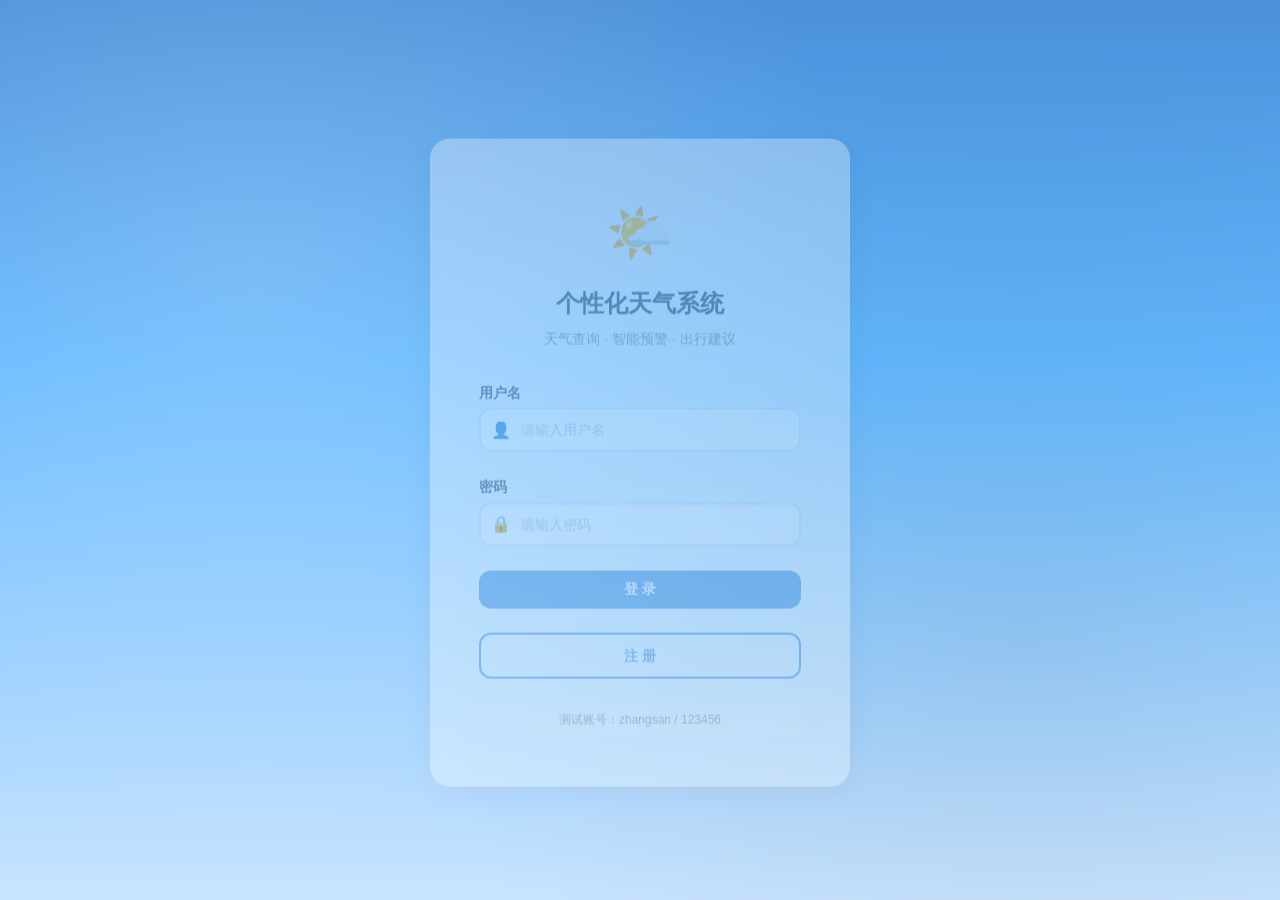
<file: index.html>
<!DOCTYPE html>
<html lang="zh-CN">
<head>
    <meta charset="UTF-8">
    <meta name="viewport" content="width=device-width, initial-scale=1.0">
    <title>个性化天气预报与生活建议系统</title>
    <link rel="stylesheet" href="css/style.css">
</head>
<body>
    <div class="redirect-page">
        <div class="redirect-card">
            <div class="login-icon">🌤️</div>
            <h1 class="login-title">个性化天气系统</h1>
            <p class="login-subtitle">正在检测登录状态，请稍候...</p>
            <div class="loading-indicator"><span class="spinner"></span> 页面跳转中</div>
            <p class="redirect-links">
                如果没有自动跳转，请打开 <a href="login.html">登录页</a> 或 <a href="main.html">主页</a>。
            </p>
        </div>
    </div>
    <script>
        fetch('api/session.php', { method: 'GET' })
            .then(function (res) { return res.json(); })
            .then(function (data) {
                if (data && data.success && data.logged_in) {
                    window.location.replace('main.html');
                } else {
                    window.location.replace('login.html');
                }
            })
            .catch(function () {
                window.location.replace('login.html');
            });
    </script>
</body>
</html>
</file>
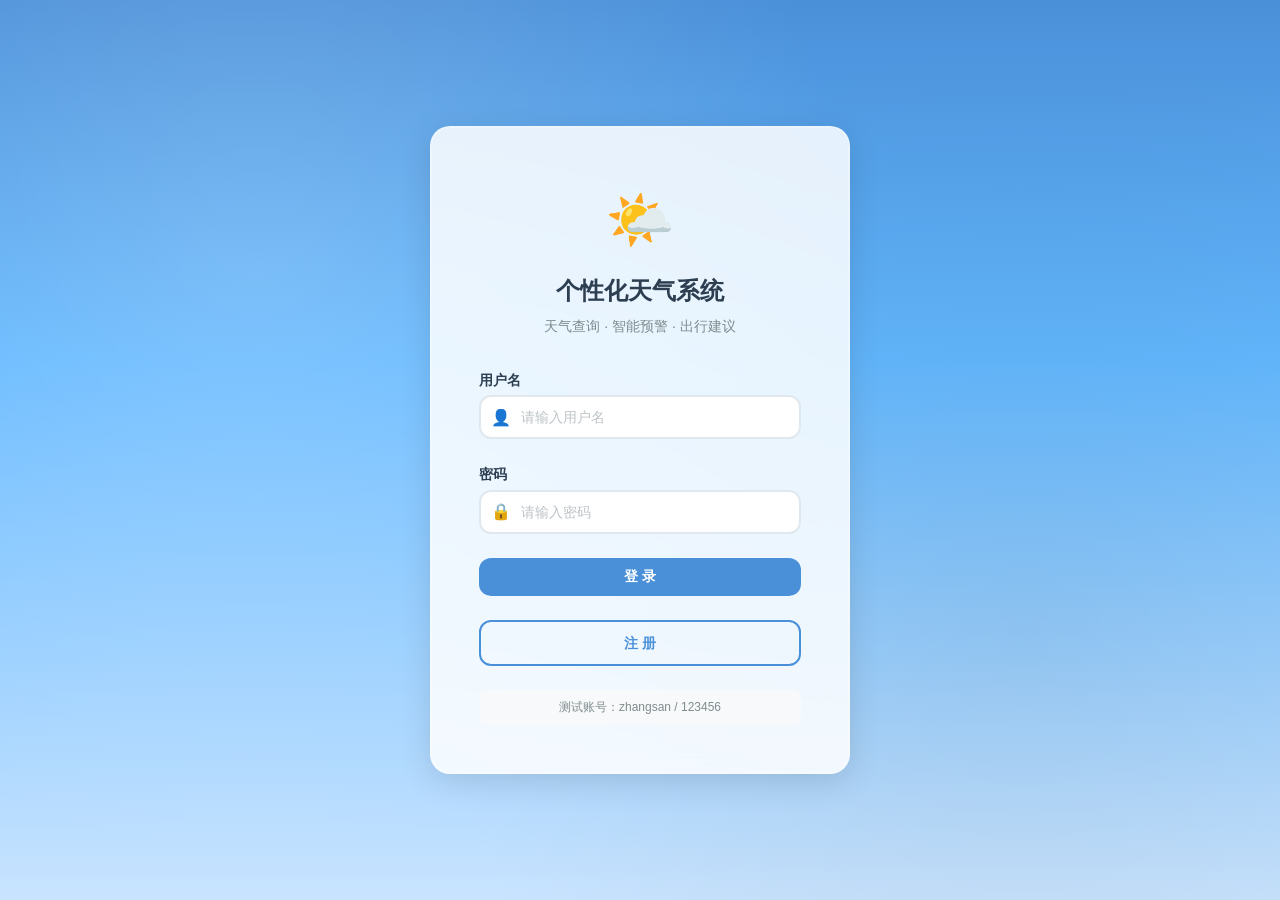
<file: login.html>
<!DOCTYPE html>
<html lang="zh-CN">
<head>
    <meta charset="UTF-8">
    <meta name="viewport" content="width=device-width, initial-scale=1.0">
    <title>登录 - 个性化天气预报与生活建议系统</title>
    <link rel="stylesheet" href="css/style.css">
</head>
<body>
    <!-- ==================== 登录页面 ==================== -->
    <div id="loginPage" class="page active">
        <div class="login-container">
            <div class="login-card">
                <div class="login-header">
                    <div class="login-icon">🌤️</div>
                    <h1 class="login-title">个性化天气系统</h1>
                    <p class="login-subtitle">天气查询 · 智能预警 · 出行建议</p>
                </div>

                <form id="loginForm" class="login-form" autocomplete="off">
                    <div class="form-group">
                        <label for="loginUsername" class="form-label">用户名</label>
                        <div class="input-wrapper">
                            <span class="input-icon">👤</span>
                            <input type="text" id="loginUsername" class="form-input" placeholder="请输入用户名">
                        </div>
                    </div>
                    <div class="form-group">
                        <label for="loginPassword" class="form-label">密码</label>
                        <div class="input-wrapper">
                            <span class="input-icon">🔒</span>
                            <input type="password" id="loginPassword" class="form-input" placeholder="请输入密码">
                        </div>
                    </div>
                    <div id="loginError" class="error-message hidden"></div>
                    <button type="submit" id="loginBtn" class="btn btn-primary btn-block">
                        <span class="btn-text">登 录</span>
                        <span class="btn-loading hidden">登录中...</span>
                    </button>
                    <a href="register.html" class="btn btn-outline btn-block" style="text-decoration:none;">注 册</a>
                </form>

                <div class="login-hint">
                    <p>测试账号：zhangsan / 123456</p>
                </div>
            </div>
        </div>
    </div>

    <div id="toast" class="toast hidden"></div>

    <script src="js/config.js"></script>
    <script src="js/modules/auth.js"></script>
    <script src="js/login.js"></script>
</body>
</html>
</file>
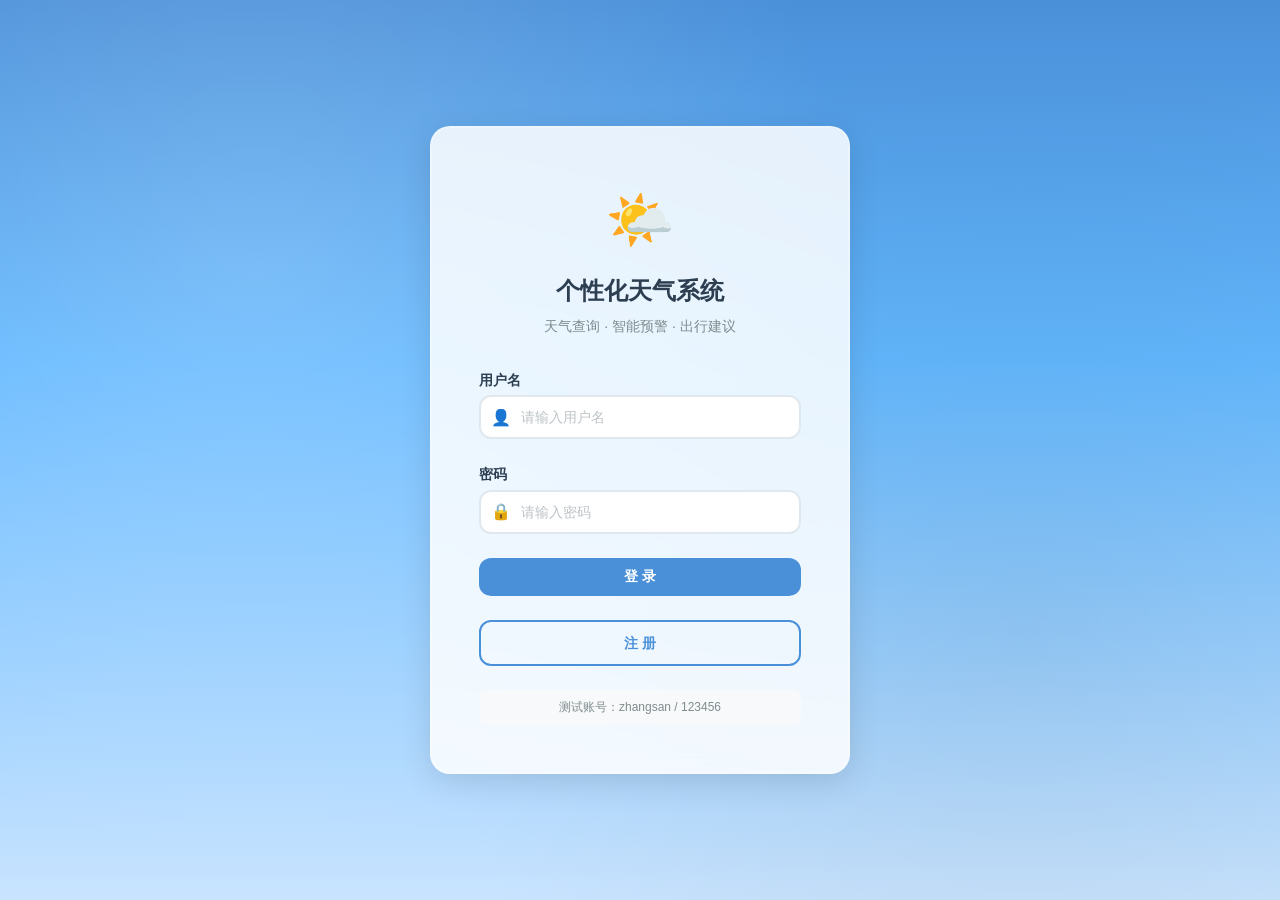
<file: main.html>
<!DOCTYPE html>
<html lang="zh-CN">
<head>
    <meta charset="UTF-8">
    <meta name="viewport" content="width=device-width, initial-scale=1.0">
    <title>主页 - 个性化天气预报与生活建议系统</title>
    <link rel="stylesheet" href="css/style.css">
</head>
<body>
    <!-- ==================== 天气主页 ==================== -->
    <div id="weatherPage" class="page active">
        <div class="main-container">
            <header class="topbar">
                <div class="topbar-left">
                    <span class="topbar-logo">🌤️</span>
                    <div>
                        <h2 class="topbar-title">个性化天气预报与生活建议系统</h2>
                        <p class="topbar-subtitle">Open-Meteo 数据驱动版</p>
                    </div>
                </div>
                <div class="topbar-right">
                    <span class="topbar-welcome">欢迎，<strong id="displayUsername">用户</strong></span>
                    <button id="logoutBtn" class="btn btn-outline btn-sm">退出登录</button>
                </div>
            </header>

            <main class="main-content">
                <section class="search-section">
                    <div class="search-box">
                        <input
                            type="text"
                            id="cityInput"
                            class="search-input"
                            placeholder="请输入城市名称（如：北京、上海、广州）"
                            autocomplete="off"
                        >
                        <button id="searchBtn" class="btn btn-primary search-btn">
                            <span class="btn-text">🔍 搜索</span>
                            <span class="btn-loading hidden">查询中...</span>
                        </button>
                    </div>
                    <div class="quick-actions">
                        <button id="addFavoriteBtn" class="btn btn-soft btn-sm" disabled>⭐ 收藏当前城市</button>
                        <button id="setDefaultBtn" class="btn btn-soft btn-sm" disabled>🏠 设为默认城市</button>
                        <span id="currentCityHint" class="quick-hint">先搜索城市，再收藏或设置默认城市</span>
                    </div>
                    <div id="searchError" class="error-message hidden"></div>
                    <div id="searchLoading" class="loading-indicator hidden">
                        <span class="spinner"></span> 正在查询...
                    </div>
                </section>

                <section class="feature-panel favorite-section">
                    <div class="panel-header">
                        <h3 class="section-title clean-title">常用城市</h3>
                        <span class="section-desc">点击城市可快速查看天气，支持设置默认城市</span>
                    </div>
                    <div id="favoriteContainer" class="favorite-container">
                        <p class="muted-text">暂无收藏城市，搜索后点击“收藏当前城市”。</p>
                    </div>
                </section>

                <section class="feature-grid">
                    <div class="feature-panel profile-card">
                        <div class="panel-header compact-header">
                            <h3 class="section-title clean-title">个性化身份</h3>
                            <span class="section-desc">影响生活建议和出行评分</span>
                        </div>
                        <div class="profile-row">
                            <select id="profileSelect" class="select-input">
                                <option value="student">学生</option>
                                <option value="worker">上班族</option>
                                <option value="elder">老人</option>
                                <option value="outdoor">户外运动者</option>
                                <option value="driver">司机</option>
                            </select>
                            <button id="saveProfileBtn" class="btn btn-primary btn-sm">保存</button>
                        </div>
                        <p id="profileTip" class="profile-tip">系统会根据身份生成不同的天气建议。</p>
                    </div>

                    <div class="feature-panel alert-setting-card">
                        <div class="panel-header compact-header">
                            <h3 class="section-title clean-title">预警规则设置</h3>
                            <span class="section-desc">无需短信，网页内实时提醒</span>
                        </div>
                        <div class="alert-form-grid">
                            <label>高温 ≥ <input id="alertHighTemp" type="number" min="0" max="60" value="35"> ℃</label>
                            <label>低温 ≤ <input id="alertLowTemp" type="number" min="-40" max="30" value="5"> ℃</label>
                            <label>降雨概率 ≥ <input id="alertRainProb" type="number" min="0" max="100" value="50"> %</label>
                            <label>风速 ≥ <input id="alertWindSpeed" type="number" min="0" max="120" value="30"> km/h</label>
                            <label>紫外线 ≥ <input id="alertUvIndex" type="number" min="0" max="15" value="8"> </label>
                            <label class="switch-line"><input id="alertsEnabled" type="checkbox" checked> 开启预警</label>
                        </div>
                        <button id="saveAlertBtn" class="btn btn-primary btn-sm">保存预警规则</button>
                    </div>
                </section>

                <section id="currentWeather" class="weather-card hidden">
                    <div class="card-header">
                        <h3 class="card-title">实时天气</h3>
                        <span id="weatherUpdateTime" class="update-time"></span>
                    </div>
                    <div class="card-body current-weather-body">
                        <div class="weather-main">
                            <div class="weather-city" id="weatherCity">--</div>
                            <div class="weather-temp-area">
                                <span class="weather-icon-lg" id="weatherIcon">--</span>
                                <span class="weather-temp" id="weatherTemp">--°</span>
                            </div>
                            <div class="weather-desc" id="weatherDesc">--</div>
                        </div>
                        <div class="weather-details">
                            <div class="detail-item"><span class="detail-label">体感温度</span><span class="detail-value" id="feelsLike">--°</span></div>
                            <div class="detail-item"><span class="detail-label">风向</span><span class="detail-value" id="windDir">--</span></div>
                            <div class="detail-item"><span class="detail-label">风速</span><span class="detail-value" id="windScale">--</span></div>
                            <div class="detail-item"><span class="detail-label">湿度</span><span class="detail-value" id="humidity">--%</span></div>
                            <div class="detail-item"><span class="detail-label">今日降雨概率</span><span class="detail-value" id="rainProbability">--%</span></div>
                            <div class="detail-item"><span class="detail-label">紫外线指数</span><span class="detail-value" id="uvIndex">--</span></div>
                        </div>
                    </div>
                </section>

                <section id="alertSection" class="feature-panel hidden">
                    <div class="panel-header">
                        <h3 class="section-title clean-title">天气预警中心</h3>
                        <span class="section-desc">根据你的自定义阈值自动判断风险</span>
                    </div>
                    <div id="alertContainer" class="alert-container"></div>
                </section>

                <section id="lifeSection" class="feature-panel hidden">
                    <div class="panel-header">
                        <h3 class="section-title clean-title">智能生活指数</h3>
                        <span class="section-desc">穿衣、雨伞、感冒、洗车、运动、防晒等建议</span>
                    </div>
                    <div id="lifeContainer" class="life-container"></div>
                </section>

                <section id="forecastSection" class="forecast-section hidden">
                    <h3 class="section-title">7天天气预报</h3>
                    <div id="forecastContainer" class="forecast-container"></div>
                </section>

                <section id="chartSection" class="feature-panel hidden">
                    <div class="panel-header">
                        <h3 class="section-title clean-title">天气趋势分析</h3>
                        <span class="section-desc">未来24小时和7天数据可视化</span>
                    </div>
                    <div id="chartContainer" class="chart-container"></div>
                </section>

                <section class="feature-grid two-columns">
                    <div class="feature-panel map-card">
                        <div class="panel-header compact-header">
                            <h3 class="section-title clean-title">地图天气</h3>
                            <span class="section-desc">点击城市点位快速查询</span>
                        </div>
                        <div id="mapPanel" class="map-panel"></div>
                        <div id="mapResult" class="map-result">提示：点击地图上的城市点位。</div>
                    </div>

                    <div class="feature-panel trip-card">
                        <div class="panel-header compact-header">
                            <h3 class="section-title clean-title">天气日历 / 出行助手</h3>
                            <span class="section-desc">按目的地、日期和活动类型给出建议</span>
                        </div>
                        <div class="trip-form">
                            <input id="tripCityInput" class="search-input" placeholder="目的城市，如：成都">
                            <input id="tripDateInput" class="search-input" type="date">
                            <select id="tripTypeSelect" class="select-input">
                                <option value="tour">旅游</option>
                                <option value="sport">运动</option>
                                <option value="commute">通勤</option>
                                <option value="carwash">洗车</option>
                                <option value="camping">露营</option>
                            </select>
                            <button id="planTripBtn" class="btn btn-primary">生成出行建议</button>
                        </div>
                        <div id="tripResult" class="trip-result">选择 7 天内日期后生成建议。</div>
                    </div>
                </section>

                <section class="history-section">
                    <div class="panel-header">
                        <h3 class="section-title clean-title">查询历史</h3>
                        <div class="history-actions">
                            <button id="clearHistoryBtn" class="btn btn-outline btn-sm">清空历史</button>
                        </div>
                    </div>
                    <div id="historyStats" class="history-stats"></div>
                    <div id="historyContainer" class="history-container">
                        <p class="history-empty">暂无查询记录</p>
                    </div>
                </section>
            </main>

            <footer class="footer">
                <p>天气预报网页系统 © 2026 | 数据来源：<a href="https://open-meteo.com/" target="_blank">Open-Meteo</a></p>
            </footer>
        </div>
    </div>

    <div id="toast" class="toast hidden"></div>

    <script src="js/config.js"></script>
    <script src="js/modules/utils.js"></script>
    <script src="js/modules/auth.js"></script>
    <script src="js/modules/weather.js"></script>
    <script src="js/modules/history.js"></script>
    <script src="js/modules/features.js"></script>
    <script src="js/main.js"></script>
</body>
</html>
</file>
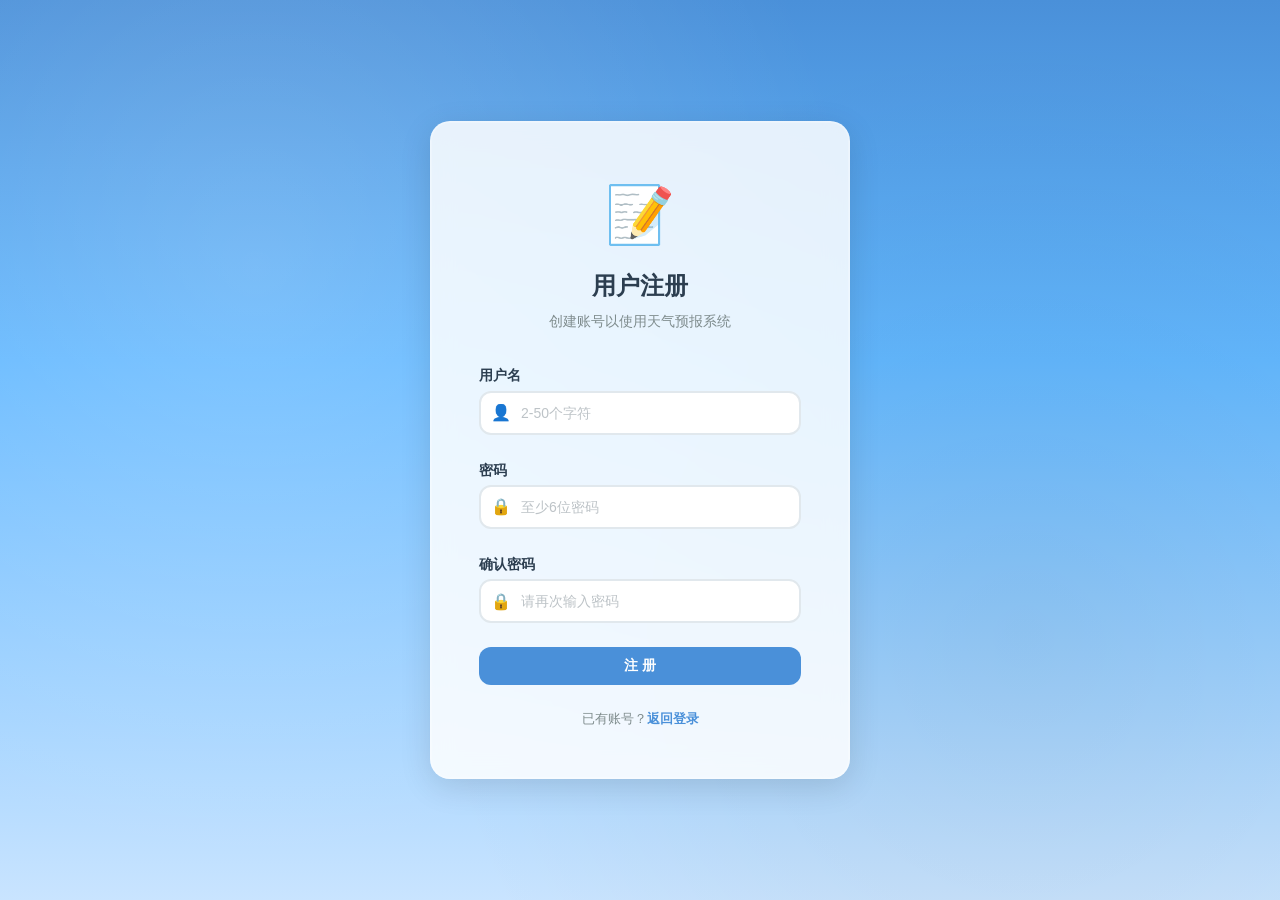
<file: register.html>
<!DOCTYPE html>
<html lang="zh-CN">
<head>
    <meta charset="UTF-8">
    <meta name="viewport" content="width=device-width, initial-scale=1.0">
    <title>用户注册 - 天气预报系统</title>
    <link rel="stylesheet" href="css/style.css">
    <style>
        .form-input.confirm-password {
            padding-left: 40px;
        }
        .register-success {
            padding: var(--spacing-md);
            background: #E8F5E9;
            color: var(--color-success);
            border-radius: var(--radius-sm);
            font-size: 13px;
            border-left: 3px solid var(--color-success);
            text-align: center;
        }
        .login-link {
            margin-top: var(--spacing-lg);
            text-align: center;
            font-size: 13px;
            color: var(--color-text-light);
        }
        .login-link a {
            color: var(--color-primary);
            text-decoration: none;
            font-weight: 600;
        }
        .login-link a:hover {
            text-decoration: underline;
        }
    </style>
</head>
<body>
    <div class="login-container">
        <div class="login-card">
            <div class="login-header">
                <div class="login-icon">📝</div>
                <h1 class="login-title">用户注册</h1>
                <p class="login-subtitle">创建账号以使用天气预报系统</p>
            </div>

            <form id="registerForm" class="login-form" autocomplete="off">
                <div class="form-group">
                    <label for="regUsername" class="form-label">用户名</label>
                    <div class="input-wrapper">
                        <span class="input-icon">👤</span>
                        <input
                            type="text"
                            id="regUsername"
                            class="form-input"
                            placeholder="2-50个字符"
                            autocomplete="off"
                        >
                    </div>
                </div>

                <div class="form-group">
                    <label for="regPassword" class="form-label">密码</label>
                    <div class="input-wrapper">
                        <span class="input-icon">🔒</span>
                        <input
                            type="password"
                            id="regPassword"
                            class="form-input"
                            placeholder="至少6位密码"
                            autocomplete="new-password"
                        >
                    </div>
                </div>

                <div class="form-group">
                    <label for="regPasswordConfirm" class="form-label">确认密码</label>
                    <div class="input-wrapper">
                        <span class="input-icon">🔒</span>
                        <input
                            type="password"
                            id="regPasswordConfirm"
                            class="form-input confirm-password"
                            placeholder="请再次输入密码"
                            autocomplete="new-password"
                        >
                    </div>
                </div>

                <div id="regError" class="error-message hidden"></div>
                <div id="regSuccess" class="register-success hidden"></div>

                <button type="submit" id="regBtn" class="btn btn-primary btn-block">
                    <span class="btn-text">注 册</span>
                    <span class="btn-loading hidden">注册中...</span>
                </button>
            </form>

            <div class="login-link">
                已有账号？<a href="login.html">返回登录</a>
            </div>
        </div>
    </div>

    <script>
        (function () {
            var form = document.getElementById('registerForm');
            var errorEl = document.getElementById('regError');
            var successEl = document.getElementById('regSuccess');
            var btn = document.getElementById('regBtn');
            var API = 'api/register.php';

            function showError(msg) {
                errorEl.textContent = msg;
                errorEl.classList.remove('hidden');
                successEl.classList.add('hidden');
            }

            function hideError() {
                errorEl.classList.add('hidden');
            }

            function showSuccess(msg) {
                successEl.textContent = msg;
                successEl.classList.remove('hidden');
                errorEl.classList.add('hidden');
            }

            function setLoading(loading) {
                var textEl = btn.querySelector('.btn-text');
                var loadingEl = btn.querySelector('.btn-loading');
                if (loading) {
                    btn.disabled = true;
                    textEl.classList.add('hidden');
                    loadingEl.classList.remove('hidden');
                } else {
                    btn.disabled = false;
                    textEl.classList.remove('hidden');
                    loadingEl.classList.add('hidden');
                }
            }

            form.addEventListener('submit', function (e) {
                e.preventDefault();
                hideError();

                var username = document.getElementById('regUsername').value.trim();
                var password = document.getElementById('regPassword').value;
                var confirm = document.getElementById('regPasswordConfirm').value;

                if (!username || !password || !confirm) {
                    showError('请填写所有字段');
                    return;
                }

                if (username.length < 2 || username.length > 50) {
                    showError('用户名长度需在2-50个字符之间');
                    return;
                }

                if (password.length < 6) {
                    showError('密码长度不能少于6位');
                    return;
                }

                if (password !== confirm) {
                    showError('两次输入的密码不一致');
                    return;
                }

                setLoading(true);

                fetch(API, {
                    method: 'POST',
                    headers: { 'Content-Type': 'application/json' },
                    body: JSON.stringify({ username: username, password: password })
                })
                .then(function (res) { return res.json(); })
                .then(function (data) {
                    setLoading(false);
                    if (data.success) {
                        showSuccess('注册成功！即将跳转到登录页...');
                        form.reset();
                        setTimeout(function () {
                            window.location.href = 'login.html';
                        }, 1500);
                    } else {
                        showError(data.message || '注册失败，请重试');
                    }
                })
                .catch(function () {
                    setLoading(false);
                    showError('网络异常，请稍后重试');
                });
            });
        })();
    </script>
</body>
</html>
</file>
<file: css/style.css>
/* ============================================================
   天气预报网页系统 - 全站样式表
   作者：刘子懿（CSS视觉开发）

   设计规范：
   - 主色调：#4A90D9（天空蓝）
   - 辅助色：#F5A623（暖阳橙）、#7ED321（清新绿）
   - 字体：Microsoft YaHei, PingFang SC, sans-serif
   - 最小支持分辨率：1366×768
   ============================================================ */

/* ---------- 全局重置 ---------- */
*, *::before, *::after {
    margin: 0;
    padding: 0;
    box-sizing: border-box;
}

:root {
    /* 主色调 */
    --color-primary: #4A90D9;
    --color-primary-dark: #357ABD;
    --color-primary-light: #6BA5E7;

    /* 辅助色 */
    --color-accent: #F5A623;
    --color-success: #7ED321;
    --color-error: #E74C3C;
    --color-warning: #F39C12;

    /* 中性色 */
    --color-bg: #F0F4F8;
    --color-card-bg: #FFFFFF;
    --color-text: #2C3E50;
    --color-text-light: #7F8C8D;
    --color-border: #E1E8ED;

    /* 阴影 */
    --shadow-sm: 0 1px 3px rgba(0, 0, 0, 0.08);
    --shadow-md: 0 4px 12px rgba(0, 0, 0, 0.10);
    --shadow-lg: 0 8px 24px rgba(0, 0, 0, 0.12);

    /* 圆角 */
    --radius-sm: 8px;
    --radius-md: 12px;
    --radius-lg: 16px;
    --radius-xl: 20px;

    /* 间距 */
    --spacing-xs: 4px;
    --spacing-sm: 8px;
    --spacing-md: 16px;
    --spacing-lg: 24px;
    --spacing-xl: 32px;
    --spacing-2xl: 48px;

    /* 过渡 */
    --transition-fast: 0.15s ease;
    --transition-normal: 0.3s ease;
}

body {
    font-family: 'Microsoft YaHei', 'PingFang SC', -apple-system, sans-serif;
    background: var(--color-bg);
    color: var(--color-text);
    line-height: 1.6;
    min-height: 100vh;
    -webkit-font-smoothing: antialiased;
}

/* ---------- 页面切换 ---------- */
.page {
    display: none;
}
.page.active {
    display: block;
}

/* ============================================================
   一、登录页面
   ============================================================ */

.login-container {
    display: flex;
    justify-content: center;
    align-items: center;
    min-height: 100vh;
    padding: var(--spacing-lg);
    background: linear-gradient(135deg, #667eea 0%, #764ba2 100%);
    /* 模拟天空渐变背景 */
    background:
            radial-gradient(circle at 20% 30%, rgba(255,255,255,0.18) 0%, transparent 50%),
            radial-gradient(circle at 80% 70%, rgba(0,0,0,0.06) 0%, transparent 50%),
            linear-gradient(180deg, #4A90D9 0%, #63B8FF 40%, #C9E4FF 100%);
}

.login-card {
    background: rgba(255, 255, 255, 0.85);
    backdrop-filter: blur(12px);
    -webkit-backdrop-filter: blur(12px);
    border-radius: var(--radius-xl);
    box-shadow:
            0 8px 32px rgba(0, 0, 0, 0.12),
            inset 0 0 0 1px rgba(255, 255, 255, 0.2);
    padding: var(--spacing-2xl);
    width: 100%;
    max-width: 420px;
    animation: cardFadeIn 0.5s ease;
    border: 1px solid rgba(255, 255, 255, 0.3);
}

@keyframes cardFadeIn {
    from {
        opacity: 0;
        transform: translateY(20px);
    }
    to {
        opacity: 1;
        transform: translateY(0);
    }
}

.login-header {
    text-align: center;
    margin-bottom: var(--spacing-xl);
}

.login-icon {
    font-size: 56px;
    margin-bottom: var(--spacing-sm);
}

.login-title {
    font-size: 24px;
    font-weight: 700;
    color: var(--color-text);
    margin-bottom: var(--spacing-xs);
}

.login-subtitle {
    font-size: 14px;
    color: var(--color-text-light);
}

/* 登录表单 */
.login-form {
    display: flex;
    flex-direction: column;
    gap: var(--spacing-lg);
}

.form-group {
    display: flex;
    flex-direction: column;
    gap: var(--spacing-xs);
}

.form-label {
    font-size: 14px;
    font-weight: 600;
    color: var(--color-text);
}

.input-wrapper {
    position: relative;
    display: flex;
    align-items: center;
}

.input-icon {
    position: absolute;
    left: 12px;
    font-size: 16px;
    pointer-events: none;
}

.form-input {
    width: 100%;
    padding: 12px 12px 12px 40px;
    font-size: 14px;
    border: 2px solid var(--color-border);
    border-radius: var(--radius-md);
    background: var(--color-card-bg);
    color: var(--color-text);
    transition: border-color var(--transition-fast), box-shadow var(--transition-fast);
    outline: none;
}

.form-input:focus {
    border-color: var(--color-primary);
    box-shadow: 0 0 0 3px rgba(74, 144, 217, 0.15);
}

.form-input::placeholder {
    color: #BDC3C7;
}

.login-hint {
    margin-top: var(--spacing-lg);
    text-align: center;
    font-size: 12px;
    color: var(--color-text-light);
    padding: var(--spacing-sm);
    background: #F8F9FA;
    border-radius: var(--radius-sm);
}

/* ============================================================
   二、天气主页
   ============================================================ */

.main-container {
    max-width: 1200px;
    margin: 0 auto;
    padding: var(--spacing-lg);
    min-height: 100vh;
    display: flex;
    flex-direction: column;
}

/* 顶部导航栏 */
.topbar {
    display: flex;
    justify-content: space-between;
    align-items: center;
    padding: var(--spacing-md) var(--spacing-lg);
    background: var(--color-card-bg);
    border-radius: var(--radius-lg);
    box-shadow: var(--shadow-sm);
    margin-bottom: var(--spacing-lg);
}

.topbar-left {
    display: flex;
    align-items: center;
    gap: var(--spacing-sm);
}

.topbar-logo {
    font-size: 28px;
}

.topbar-title {
    font-size: 20px;
    font-weight: 700;
    color: var(--color-primary);
}

.topbar-right {
    display: flex;
    align-items: center;
    gap: var(--spacing-md);
}

.topbar-welcome {
    font-size: 14px;
    color: var(--color-text-light);
}

.topbar-welcome strong {
    color: var(--color-text);
}

/* 主内容区 */
.main-content {
    flex: 1;
    display: flex;
    flex-direction: column;
    gap: var(--spacing-lg);
}

/* ---------- 搜索区 ---------- */
.search-section {
    background: var(--color-card-bg);
    border-radius: var(--radius-lg);
    box-shadow: var(--shadow-sm);
    padding: var(--spacing-lg);
}

.search-box {
    display: flex;
    gap: var(--spacing-md);
}

.search-input {
    flex: 1;
    padding: 12px 16px;
    font-size: 15px;
    border: 2px solid var(--color-border);
    border-radius: var(--radius-md);
    outline: none;
    transition: border-color var(--transition-fast), box-shadow var(--transition-fast);
}

.search-input:focus {
    border-color: var(--color-primary);
    box-shadow: 0 0 0 3px rgba(74, 144, 217, 0.15);
}

.search-btn {
    padding: 12px 28px;
    white-space: nowrap;
}

/* ---------- 实时天气卡片 ---------- */
.weather-card {
    background: var(--color-card-bg);
    border-radius: var(--radius-lg);
    box-shadow: var(--shadow-md);
    overflow: hidden;
    transition: transform var(--transition-normal), box-shadow var(--transition-normal);
}

.weather-card:hover {
    transform: translateY(-2px);
    box-shadow: var(--shadow-lg);
}

.card-header {
    display: flex;
    justify-content: space-between;
    align-items: center;
    padding: var(--spacing-md) var(--spacing-lg);
    background: linear-gradient(135deg, var(--color-primary), var(--color-primary-light));
    color: white;
}

.card-title {
    font-size: 16px;
    font-weight: 600;
}

.update-time {
    font-size: 12px;
    opacity: 0.9;
}

.card-body {
    padding: var(--spacing-lg);
}

.current-weather-body {
    display: flex;
    gap: var(--spacing-xl);
    flex-wrap: wrap;
}

.weather-main {
    flex: 1;
    min-width: 200px;
    text-align: center;
    padding: var(--spacing-md);
}

.weather-city {
    font-size: 22px;
    font-weight: 700;
    color: var(--color-text);
    margin-bottom: var(--spacing-sm);
}

.weather-temp-area {
    display: flex;
    align-items: center;
    justify-content: center;
    gap: var(--spacing-sm);
    margin-bottom: var(--spacing-sm);
}

.weather-icon-lg {
    font-size: 64px;
}

.weather-temp {
    font-size: 56px;
    font-weight: 300;
    color: var(--color-primary);
    line-height: 1;
}

.weather-desc {
    font-size: 16px;
    color: var(--color-text-light);
}

.weather-details {
    flex: 2;
    min-width: 280px;
    display: grid;
    grid-template-columns: repeat(2, 1fr);
    gap: var(--spacing-md);
}

.detail-item {
    display: flex;
    flex-direction: column;
    gap: var(--spacing-xs);
    padding: var(--spacing-md);
    background: #F8F9FA;
    border-radius: var(--radius-sm);
}

.detail-label {
    font-size: 12px;
    color: var(--color-text-light);
    text-transform: uppercase;
}

.detail-value {
    font-size: 18px;
    font-weight: 600;
    color: var(--color-text);
}

/* ---------- 7天预报 ---------- */
.forecast-section {
    background: var(--color-card-bg);
    border-radius: var(--radius-lg);
    box-shadow: var(--shadow-sm);
    padding: var(--spacing-lg);
}

.section-title {
    font-size: 18px;
    font-weight: 700;
    color: var(--color-text);
    margin-bottom: var(--spacing-md);
    padding-bottom: var(--spacing-sm);
    border-bottom: 2px solid var(--color-border);
}

.forecast-container {
    display: grid;
    grid-template-columns: repeat(7, 1fr);
    gap: var(--spacing-sm);
}

.forecast-card {
    text-align: center;
    padding: var(--spacing-md) var(--spacing-sm);
    background: #F8F9FA;
    border-radius: var(--radius-md);
    transition: transform var(--transition-normal), box-shadow var(--transition-normal);
}

.forecast-card:hover {
    transform: translateY(-4px);
    box-shadow: var(--shadow-md);
    background: #EEF2F7;
}

.forecast-date {
    font-size: 13px;
    font-weight: 600;
    color: var(--color-text);
    margin-bottom: var(--spacing-xs);
}

.forecast-icon {
    font-size: 36px;
    margin: var(--spacing-sm) 0;
}

.forecast-temp-range {
    font-size: 13px;
    color: var(--color-text-light);
}

.forecast-temp-high {
    color: var(--color-error);
    font-weight: 600;
}

.forecast-temp-low {
    color: var(--color-primary);
    font-weight: 600;
}

/* ---------- 历史记录 ---------- */
.history-section {
    background: var(--color-card-bg);
    border-radius: var(--radius-lg);
    box-shadow: var(--shadow-sm);
    padding: var(--spacing-lg);
}

.history-container {
    max-height: 300px;
    overflow-y: auto;
}

.history-list {
    list-style: none;
}

.history-item {
    display: flex;
    justify-content: space-between;
    align-items: center;
    padding: var(--spacing-sm) var(--spacing-md);
    border-bottom: 1px solid var(--color-border);
    transition: background var(--transition-fast);
    cursor: pointer;
}

.history-item:last-child {
    border-bottom: none;
}

.history-item:hover {
    background: #F0F4F8;
    border-radius: var(--radius-sm);
}

.history-city {
    font-size: 14px;
    font-weight: 500;
    color: var(--color-primary);
}

.history-time {
    font-size: 12px;
    color: var(--color-text-light);
}

.history-empty {
    text-align: center;
    padding: var(--spacing-xl);
    color: var(--color-text-light);
    font-size: 14px;
}

/* ---------- 页脚 ---------- */
.footer {
    text-align: center;
    padding: var(--spacing-lg);
    font-size: 12px;
    color: var(--color-text-light);
    margin-top: auto;
}

.footer a {
    color: var(--color-primary);
    text-decoration: none;
}

/* ============================================================
   三、通用组件
   ============================================================ */

/* 按钮 */
.btn {
    display: inline-flex;
    align-items: center;
    justify-content: center;
    gap: var(--spacing-xs);
    padding: 10px 20px;
    font-size: 14px;
    font-weight: 600;
    border: none;
    border-radius: var(--radius-md);
    cursor: pointer;
    transition: all var(--transition-fast);
    outline: none;
    font-family: inherit;
}

.btn:active {
    transform: scale(0.97);
}

.btn-primary {
    background: var(--color-primary);
    color: white;
}

.btn-primary:hover {
    background: var(--color-primary-dark);
    box-shadow: 0 4px 12px rgba(74, 144, 217, 0.3);
    transform: translateY(-1px);
}

.btn-outline {
    background: transparent;
    color: var(--color-primary);
    border: 2px solid var(--color-primary);
}

.btn-outline:hover {
    background: var(--color-primary);
    color: white;
}

.btn-block {
    width: 100%;
}

.btn-sm {
    padding: 6px 14px;
    font-size: 13px;
}

.btn-loading {
    display: inline;
}

/* 错误提示 */
.error-message {
    padding: var(--spacing-sm) var(--spacing-md);
    background: #FDEDEC;
    color: var(--color-error);
    border-radius: var(--radius-sm);
    font-size: 13px;
    border-left: 3px solid var(--color-error);
    animation: shakeIn 0.3s ease;
}

@keyframes shakeIn {
    0%, 100% { transform: translateX(0); }
    25% { transform: translateX(-5px); }
    75% { transform: translateX(5px); }
}

/* 加载动画 */
.loading-indicator {
    display: flex;
    align-items: center;
    justify-content: center;
    gap: var(--spacing-sm);
    padding: var(--spacing-md);
    color: var(--color-primary);
    font-size: 14px;
}

.spinner {
    width: 20px;
    height: 20px;
    border: 3px solid var(--color-border);
    border-top-color: var(--color-primary);
    border-radius: 50%;
    animation: spin 0.8s linear infinite;
}

@keyframes spin {
    to { transform: rotate(360deg); }
}

/* 工具类 */
.hidden {
    display: none !important;
}

/* ============================================================
   四、响应式设计
   ============================================================ */

/* 平板设备（768px - 1024px） */
@media (max-width: 1024px) {
    .forecast-container {
        grid-template-columns: repeat(4, 1fr);
    }
    .current-weather-body {
        flex-direction: column;
    }
}

/* 手机设备（< 768px） */
@media (max-width: 768px) {
    .forecast-container {
        grid-template-columns: repeat(2, 1fr);
    }
    .search-box {
        flex-direction: column;
    }
    .topbar {
        flex-direction: column;
        gap: var(--spacing-sm);
        text-align: center;
    }
    .weather-details {
        grid-template-columns: 1fr;
    }
    .weather-temp {
        font-size: 42px;
    }
    .login-card {
        padding: var(--spacing-lg);
    }
}

/* 小屏手机（< 480px） */
@media (max-width: 480px) {
    .forecast-container {
        grid-template-columns: 1fr 1fr;
    }
}


/* ============================================================
   五、增强功能样式：收藏、预警、图表、生活指数、地图、出行助手
   ============================================================ */
.topbar-subtitle {
    font-size: 12px;
    color: var(--color-text-light);
    margin-top: 2px;
}

.quick-actions {
    display: flex;
    align-items: center;
    gap: var(--spacing-sm);
    flex-wrap: wrap;
    margin-top: var(--spacing-md);
}
.quick-hint, .section-desc, .muted-text, .profile-tip {
    font-size: 13px;
    color: var(--color-text-light);
}
.btn-soft {
    background: #EEF6FF;
    color: var(--color-primary-dark);
    border: 1px solid #D7EAFE;
}
.btn-soft:hover {
    background: #DCEEFF;
}
.feature-panel {
    background: var(--color-card-bg);
    border-radius: var(--radius-lg);
    box-shadow: var(--shadow-sm);
    padding: var(--spacing-lg);
}
.panel-header {
    display: flex;
    justify-content: space-between;
    align-items: center;
    gap: var(--spacing-md);
    margin-bottom: var(--spacing-md);
    flex-wrap: wrap;
}
.compact-header {
    display: block;
}
.clean-title {
    margin-bottom: 0;
    padding-bottom: 0;
    border-bottom: none;
}
.feature-grid {
    display: grid;
    grid-template-columns: 1fr 1.35fr;
    gap: var(--spacing-lg);
}
.feature-grid.two-columns {
    grid-template-columns: 1fr 1fr;
}
.favorite-container {
    display: flex;
    flex-wrap: wrap;
    gap: var(--spacing-sm);
}
.favorite-chip {
    display: inline-flex;
    align-items: center;
    overflow: hidden;
    border: 1px solid var(--color-border);
    border-radius: 999px;
    background: #F8FAFC;
}
.favorite-chip.is-default {
    background: #FFF7E6;
    border-color: #FFD591;
}
.favorite-chip button {
    border: none;
    background: transparent;
    cursor: pointer;
    font-family: inherit;
}
.favorite-name {
    padding: 7px 10px 7px 12px;
    color: var(--color-primary-dark);
    font-weight: 600;
}
.favorite-default {
    padding: 7px 8px;
    color: #8C6D1F;
    border-left: 1px solid rgba(0,0,0,0.08) !important;
}
.favorite-remove {
    padding: 7px 10px;
    color: var(--color-error);
    font-size: 16px;
    border-left: 1px solid rgba(0,0,0,0.08) !important;
}
.profile-row {
    display: flex;
    gap: var(--spacing-sm);
    margin: var(--spacing-sm) 0;
}
.select-input {
    padding: 10px 12px;
    border: 2px solid var(--color-border);
    border-radius: var(--radius-md);
    background: #fff;
    font-size: 14px;
    outline: none;
    flex: 1;
    font-family: inherit;
}
.select-input:focus {
    border-color: var(--color-primary);
    box-shadow: 0 0 0 3px rgba(74,144,217,.15);
}
.alert-form-grid {
    display: grid;
    grid-template-columns: repeat(2, minmax(150px, 1fr));
    gap: var(--spacing-sm);
    margin-bottom: var(--spacing-md);
    font-size: 13px;
}
.alert-form-grid input[type="number"] {
    width: 66px;
    padding: 6px;
    border: 1px solid var(--color-border);
    border-radius: var(--radius-sm);
}
.switch-line {
    display: flex;
    align-items: center;
    gap: 6px;
}
.alert-container {
    display: grid;
    grid-template-columns: repeat(auto-fit, minmax(230px, 1fr));
    gap: var(--spacing-md);
}
.alert-card {
    padding: var(--spacing-md);
    border-radius: var(--radius-md);
    border-left: 4px solid var(--color-primary);
    background: #F7FBFF;
}
.alert-card p { font-size: 13px; margin-top: 5px; color: var(--color-text-light); }
.alert-card.danger { border-left-color: var(--color-error); background: #FFF2F0; }
.alert-card.warning { border-left-color: var(--color-warning); background: #FFF7E6; }
.alert-card.info { border-left-color: var(--color-primary); background: #EEF6FF; }
.alert-card.safe { border-left-color: var(--color-success); background: #F6FFED; }
.life-container {
    display: grid;
    grid-template-columns: repeat(auto-fit, minmax(180px, 1fr));
    gap: var(--spacing-md);
}
.life-card {
    padding: var(--spacing-md);
    border-radius: var(--radius-md);
    background: #F8F9FA;
    border: 1px solid var(--color-border);
    transition: transform var(--transition-fast), box-shadow var(--transition-fast);
}
.life-card:hover {
    transform: translateY(-2px);
    box-shadow: var(--shadow-sm);
}
.life-icon {
    font-size: 28px;
    margin-bottom: var(--spacing-xs);
}
.life-card p {
    font-size: 13px;
    color: var(--color-text-light);
    margin-top: 4px;
}
.profile-advice {
    background: #EEF6FF;
}
.forecast-desc {
    color: var(--color-text);
    font-size: 13px;
    font-weight: 600;
}
.forecast-extra {
    color: var(--color-text-light);
    font-size: 12px;
    margin-top: 4px;
}
.chart-container {
    display: grid;
    grid-template-columns: repeat(auto-fit, minmax(280px, 1fr));
    gap: var(--spacing-md);
}
.chart-card {
    border: 1px solid var(--color-border);
    border-radius: var(--radius-md);
    padding: var(--spacing-md);
    background: #FBFCFE;
}
.chart-card h4 {
    margin-bottom: var(--spacing-sm);
    color: var(--color-text);
}
.simple-chart {
    width: 100%;
    height: auto;
    display: block;
}
.chart-axis {
    stroke: #CCD6E0;
    stroke-width: 1;
}
.chart-label {
    fill: #7F8C8D;
    font-size: 11px;
}
.chart-line {
    fill: none;
    stroke-width: 3;
    stroke-linecap: round;
    stroke-linejoin: round;
}
.primary-line { stroke: var(--color-error); }
.secondary-line { stroke: var(--color-primary); }
.chart-dot { fill: #fff; stroke-width: 2; }
.dot-0 { stroke: var(--color-error); }
.dot-1 { stroke: var(--color-primary); }
.chart-bar { fill: #89C4F4; rx: 3; }
.map-panel {
    position: relative;
    min-height: 310px;
    border-radius: var(--radius-lg);
    overflow: hidden;
    background:
        radial-gradient(circle at 60% 45%, rgba(74,144,217,.18), transparent 40%),
        linear-gradient(135deg, #E8F4FF, #F7FBFF);
    border: 1px solid #D7EAFE;
}
.china-map-bg {
    position: absolute;
    inset: 18px;
    border: 2px dashed rgba(74,144,217,.25);
    border-radius: 45% 50% 40% 45%;
    color: rgba(74,144,217,.35);
    font-size: 24px;
    font-weight: 800;
    display: flex;
    align-items: center;
    justify-content: center;
    letter-spacing: 4px;
}
.map-pin {
    position: absolute;
    transform: translate(-50%, -50%);
    border: none;
    background: #fff;
    color: var(--color-primary-dark);
    font-size: 12px;
    font-weight: 700;
    padding: 4px 7px;
    border-radius: 999px;
    box-shadow: var(--shadow-sm);
    cursor: pointer;
    white-space: nowrap;
}
.map-pin span {
    display: inline-block;
    width: 8px;
    height: 8px;
    background: var(--color-error);
    border-radius: 50%;
    margin-right: 4px;
}
.map-pin:hover {
    transform: translate(-50%, -50%) scale(1.08);
    box-shadow: var(--shadow-md);
}
.map-result, .trip-result {
    margin-top: var(--spacing-md);
    padding: var(--spacing-md);
    background: #F8F9FA;
    border-radius: var(--radius-md);
    color: var(--color-text-light);
    font-size: 14px;
}
.trip-form {
    display: grid;
    grid-template-columns: 1fr 1fr;
    gap: var(--spacing-sm);
}
.trip-form button {
    grid-column: span 2;
}
.trip-score {
    display: flex;
    align-items: baseline;
    gap: var(--spacing-sm);
    margin-bottom: var(--spacing-sm);
}
.trip-score strong {
    font-size: 30px;
}
.trip-score.good strong { color: var(--color-success); }
.trip-score.normal strong { color: var(--color-warning); }
.trip-score.bad strong { color: var(--color-error); }
.trip-reason {
    font-size: 12px;
    color: var(--color-text-light);
}
.warn-text { color: var(--color-error); }
.small-spinner {
    width: 14px;
    height: 14px;
    display: inline-block;
    vertical-align: -2px;
}
.history-actions {
    display: flex;
    gap: var(--spacing-sm);
}
.history-stats {
    display: grid;
    grid-template-columns: repeat(auto-fit, minmax(170px, 1fr));
    gap: var(--spacing-sm);
    margin-bottom: var(--spacing-md);
}
.stat-card {
    background: #F8F9FA;
    border-radius: var(--radius-md);
    padding: var(--spacing-md);
    border: 1px solid var(--color-border);
}
.stat-card strong {
    display: block;
    font-size: 20px;
    color: var(--color-primary-dark);
    overflow: hidden;
    text-overflow: ellipsis;
    white-space: nowrap;
}
.stat-card span {
    font-size: 12px;
    color: var(--color-text-light);
}
.history-delete {
    border: none;
    background: #FDEDEC;
    color: var(--color-error);
    padding: 4px 8px;
    border-radius: var(--radius-sm);
    cursor: pointer;
}
.toast {
    position: fixed;
    right: 24px;
    bottom: 24px;
    background: rgba(44,62,80,.95);
    color: white;
    padding: 12px 18px;
    border-radius: var(--radius-md);
    box-shadow: var(--shadow-lg);
    z-index: 9999;
    animation: cardFadeIn .2s ease;
}

@media (max-width: 1024px) {
    .feature-grid, .feature-grid.two-columns {
        grid-template-columns: 1fr;
    }
}
@media (max-width: 768px) {
    .panel-header { align-items: flex-start; }
    .alert-form-grid, .trip-form { grid-template-columns: 1fr; }
    .trip-form button { grid-column: auto; }
    .quick-actions { align-items: stretch; flex-direction: column; }
    .quick-actions .btn { width: 100%; }
}


/* ---------- 独立页面跳转提示 ---------- */
.redirect-page {
    display: flex;
    justify-content: center;
    align-items: center;
    min-height: 100vh;
    padding: var(--spacing-lg);
    background:
        radial-gradient(circle at 20% 30%, rgba(255,255,255,0.18) 0%, transparent 50%),
        radial-gradient(circle at 80% 70%, rgba(0,0,0,0.06) 0%, transparent 50%),
        linear-gradient(180deg, #4A90D9 0%, #63B8FF 40%, #C9E4FF 100%);
}
.redirect-card {
    width: 100%;
    max-width: 420px;
    padding: var(--spacing-2xl);
    background: rgba(255, 255, 255, 0.96);
    border-radius: var(--radius-xl);
    box-shadow: var(--shadow-xl);
    text-align: center;
}
.redirect-links {
    margin-top: var(--spacing-lg);
    font-size: 13px;
    color: var(--color-text-light);
}
.redirect-links a {
    color: var(--color-primary);
    font-weight: 600;
    text-decoration: none;
}
.redirect-links a:hover {
    text-decoration: underline;
}
</file>
